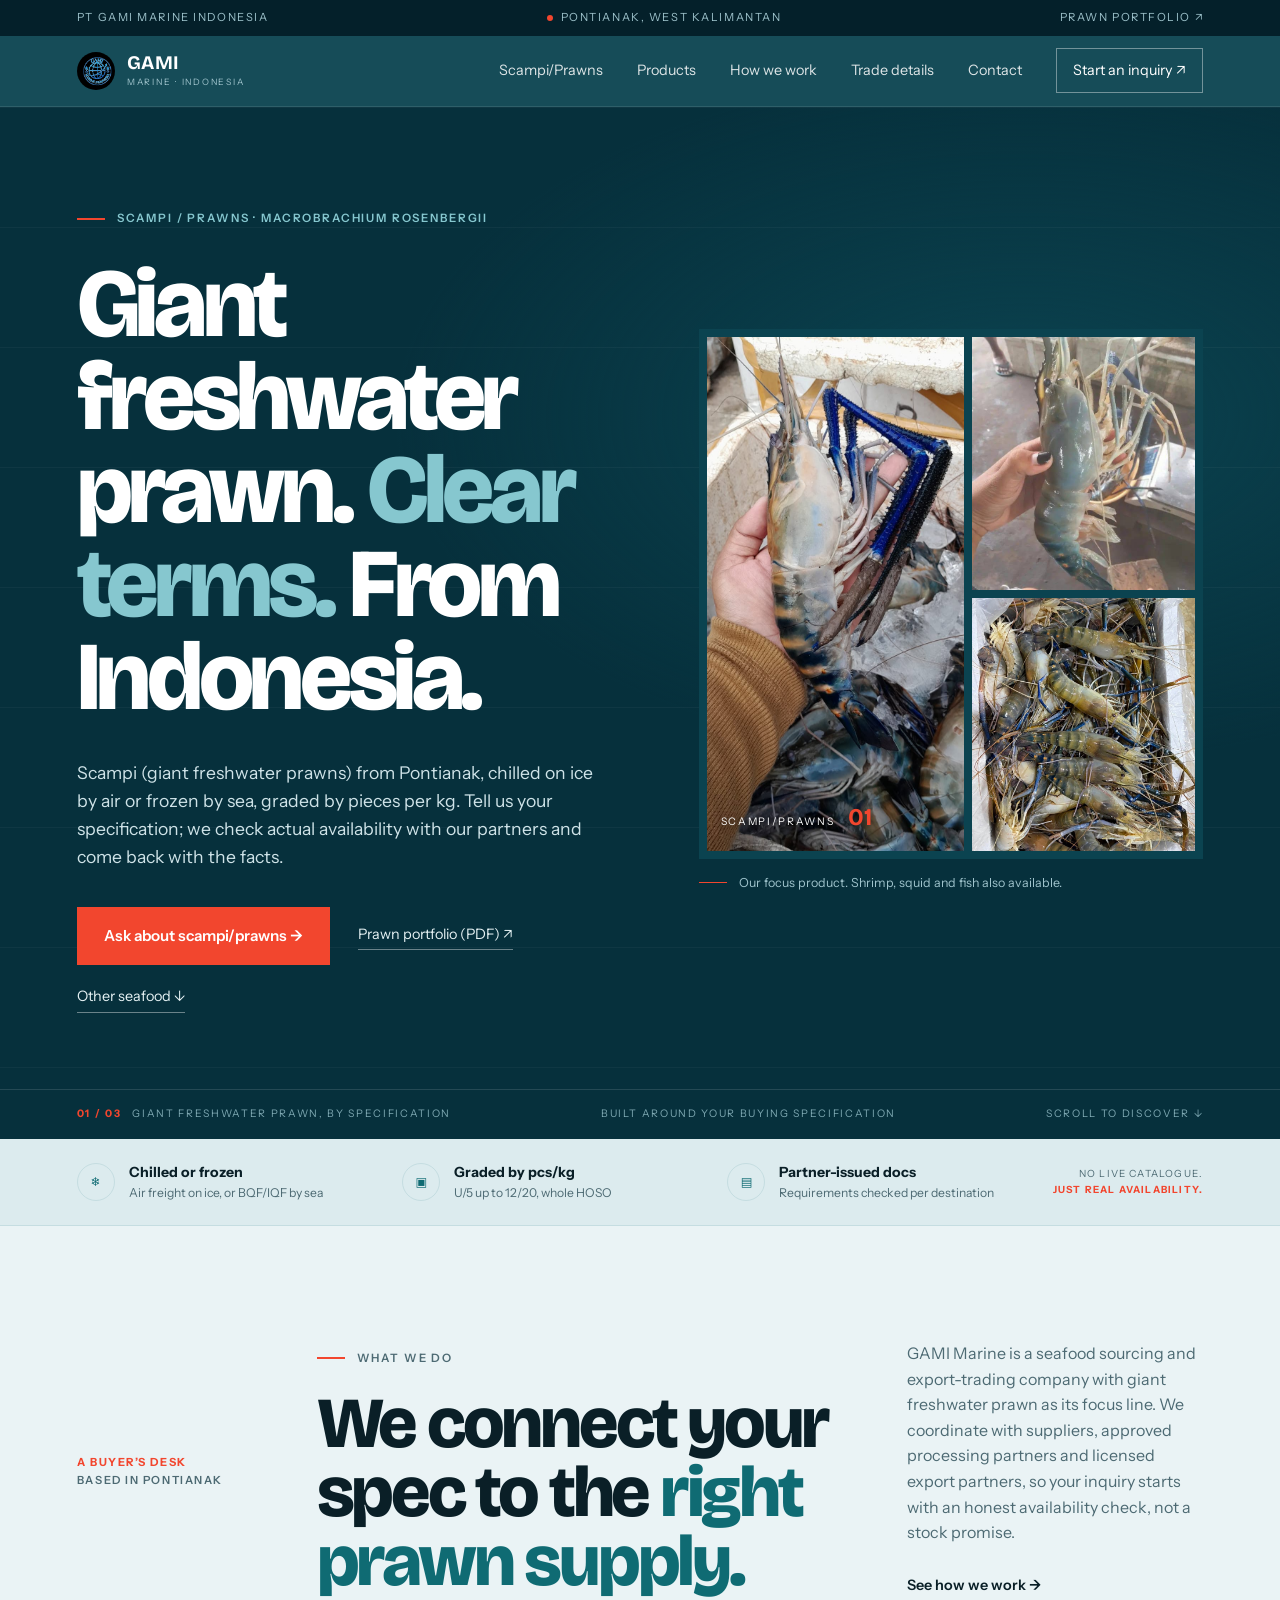
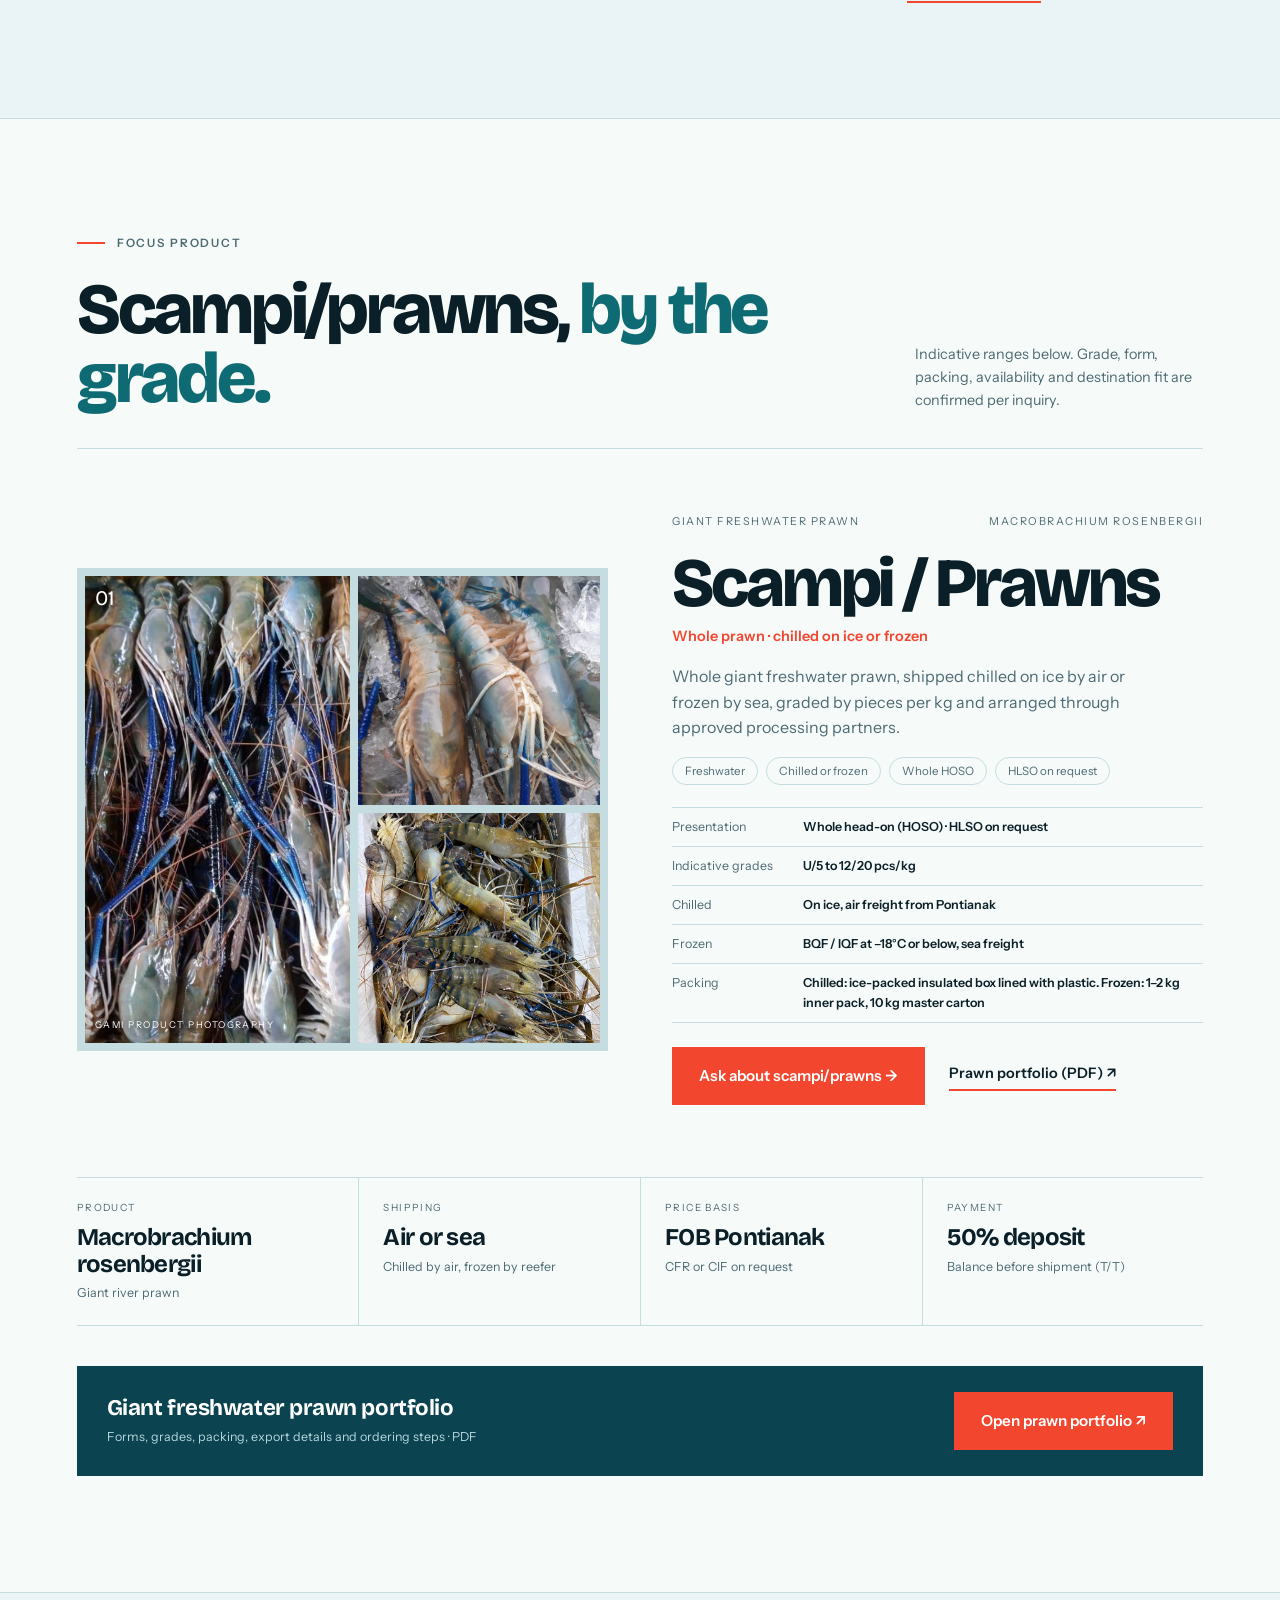
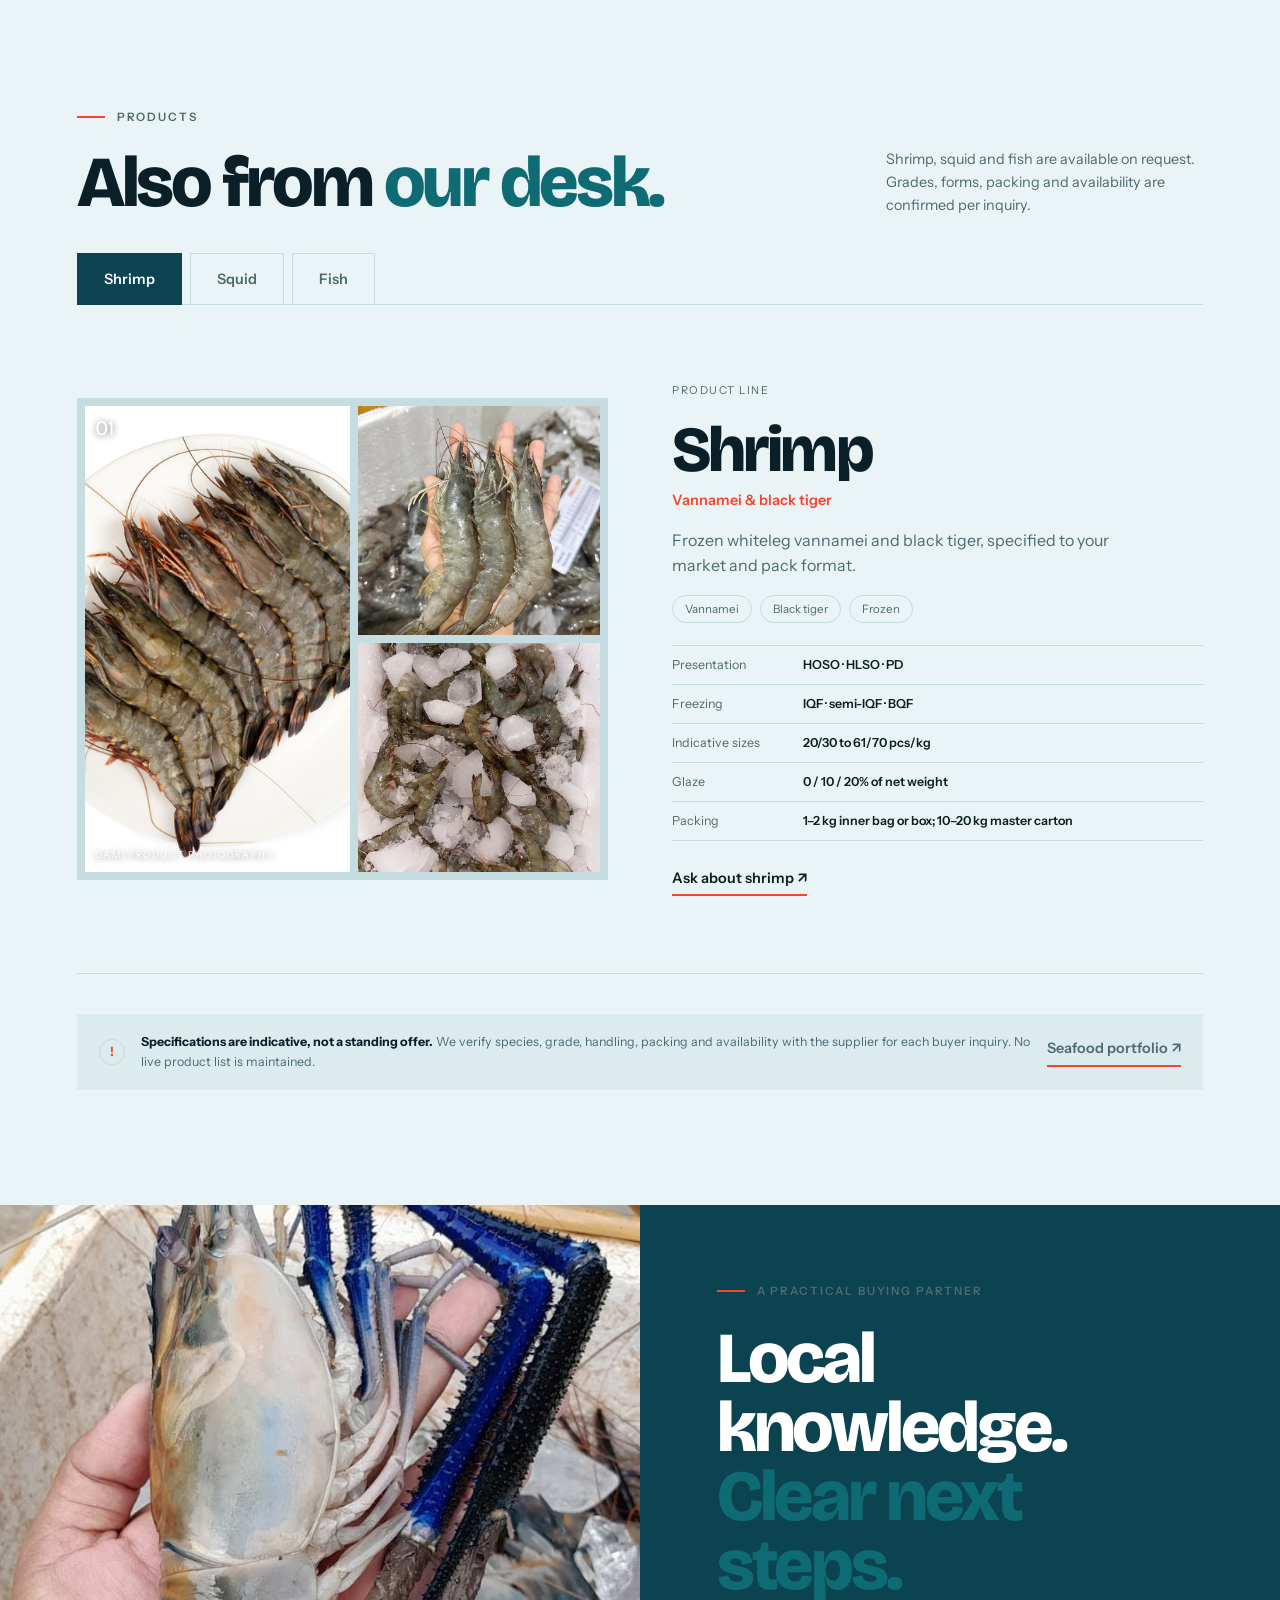
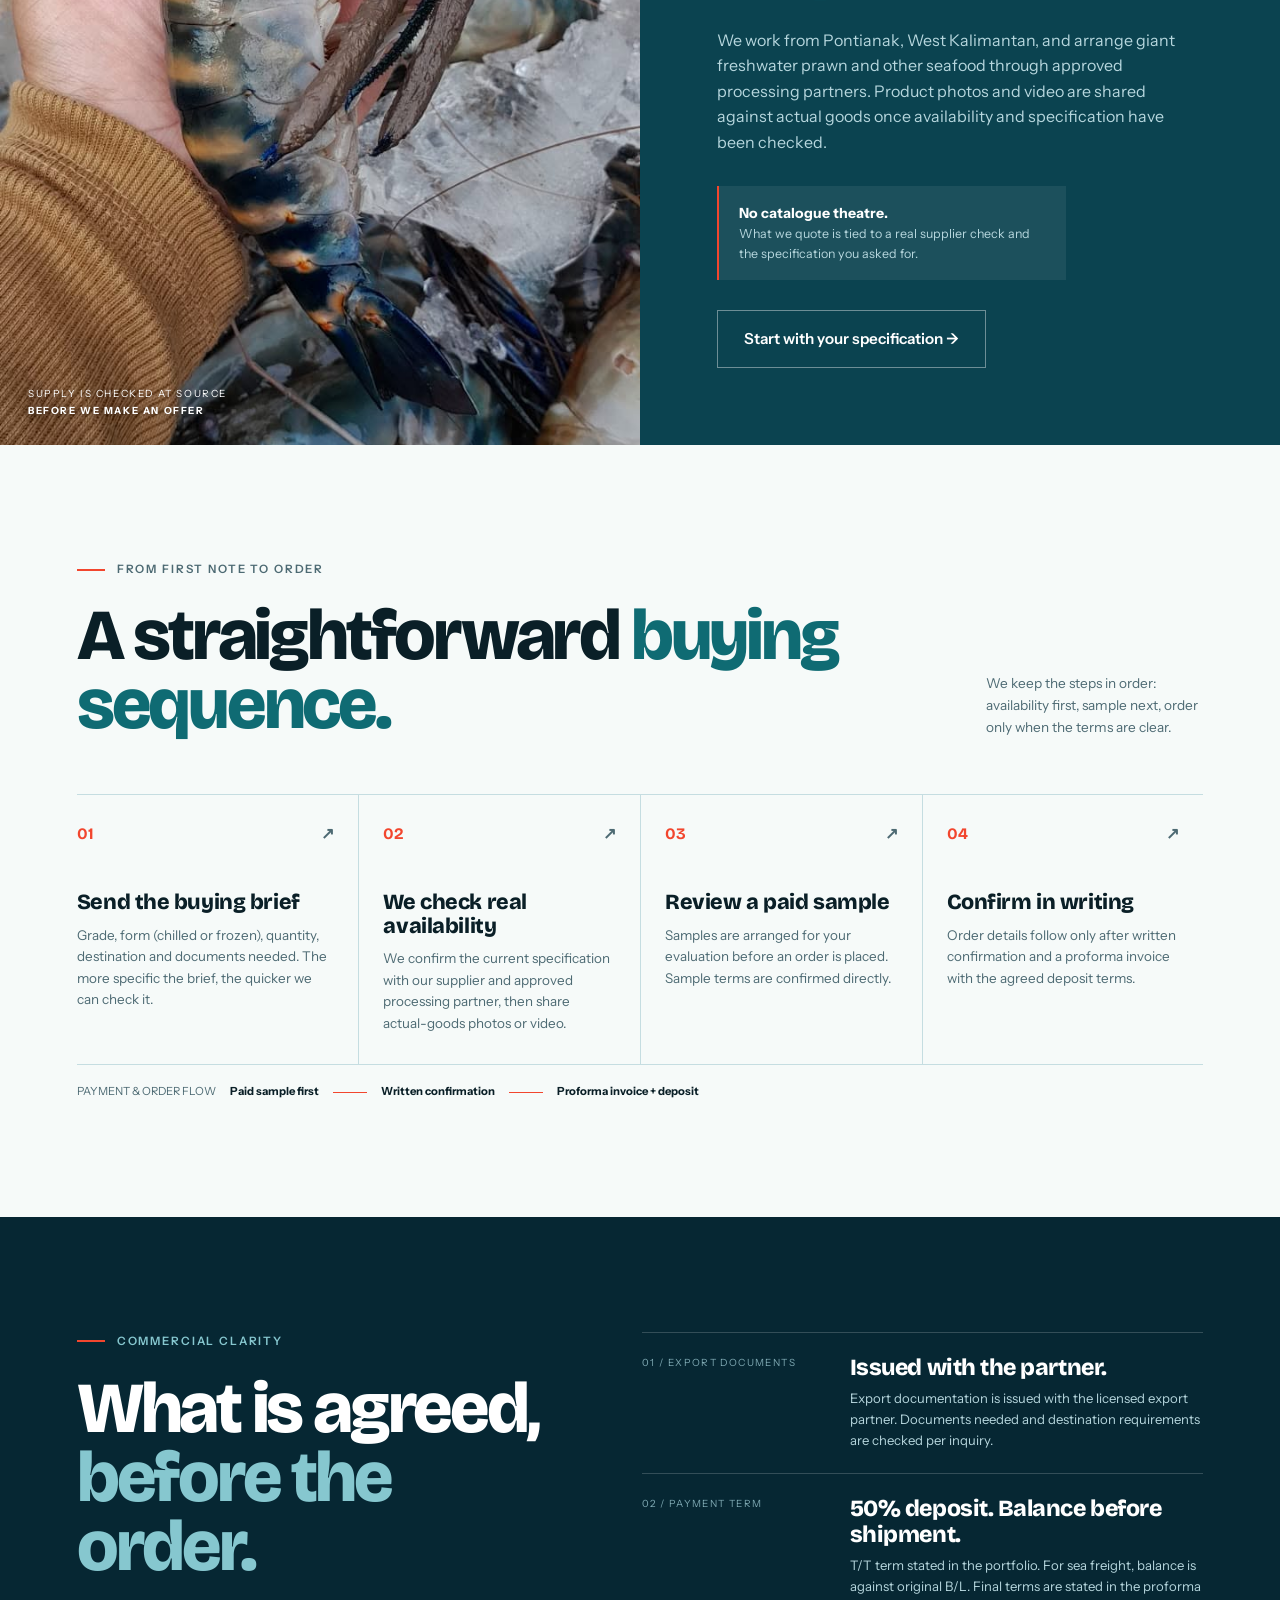
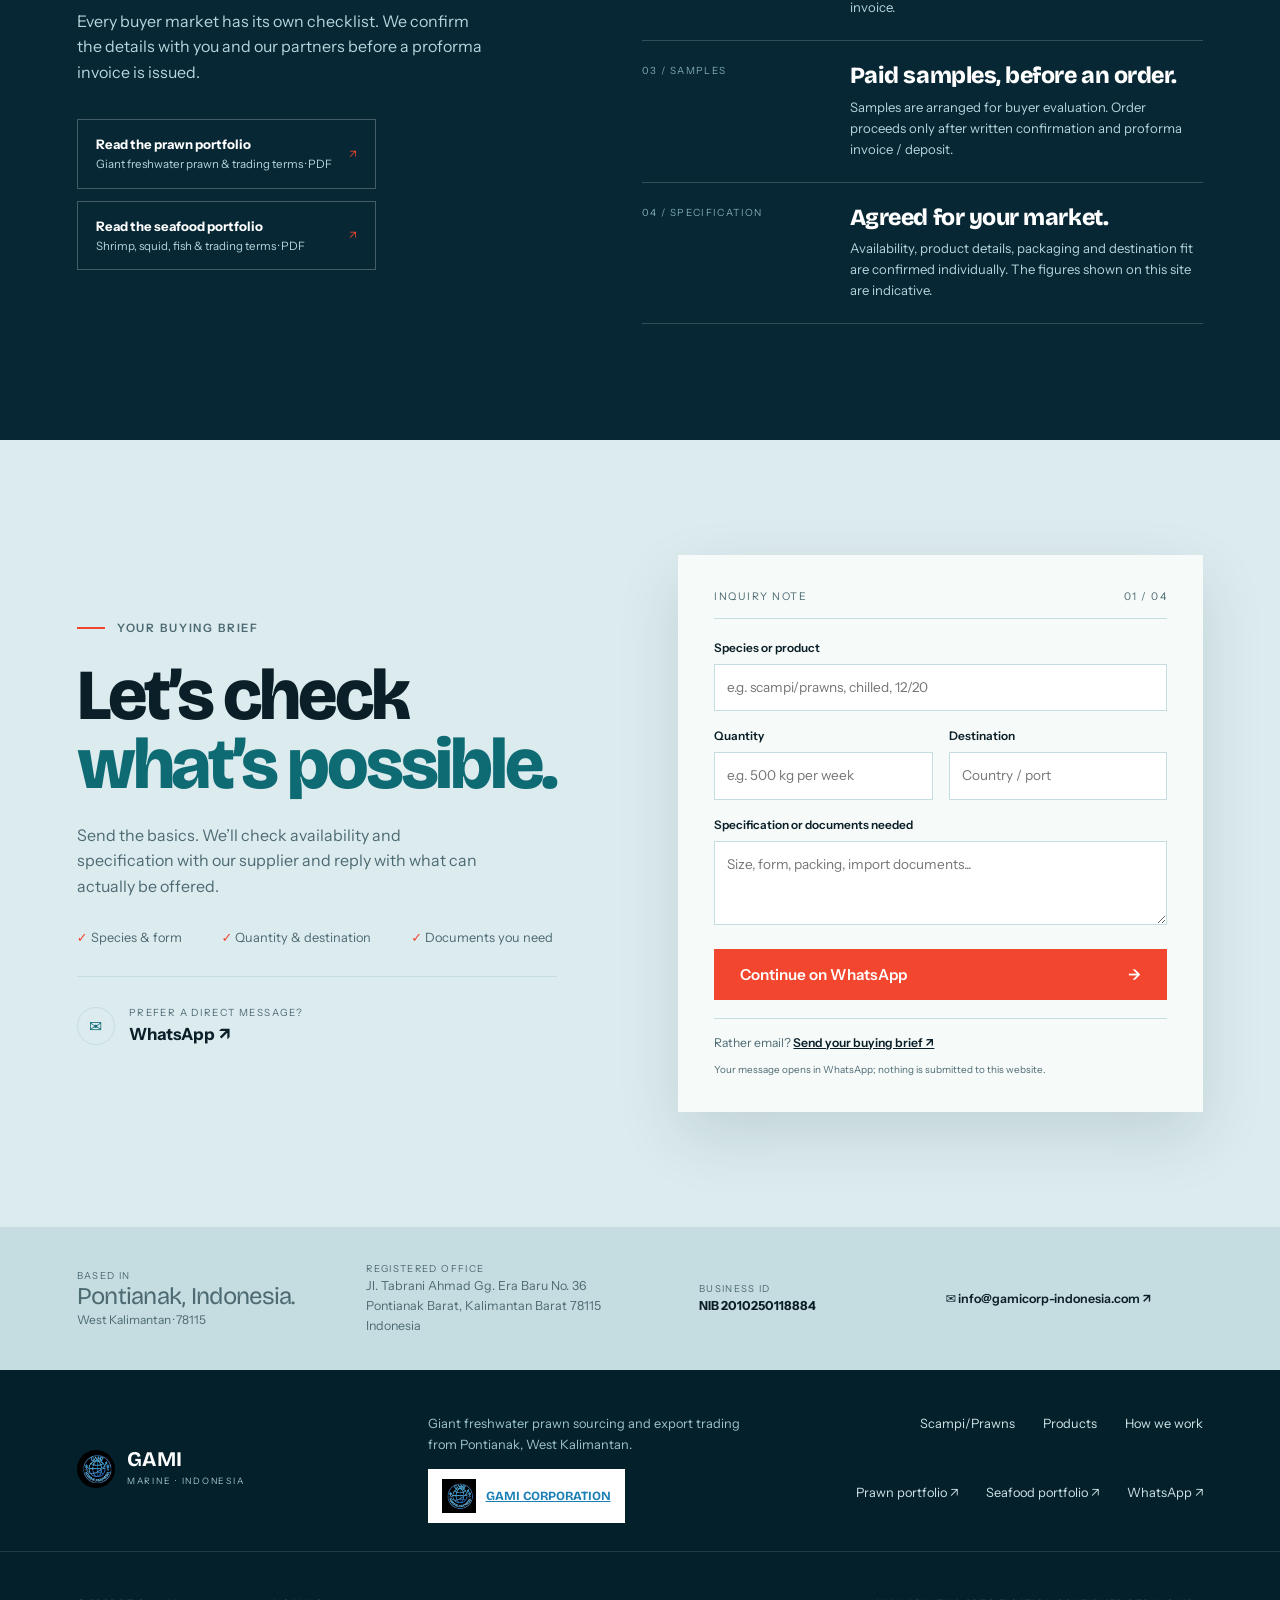
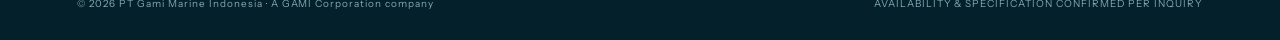
<file: index.html>
<!DOCTYPE html>
<html lang="en">
<head>
<script async src="https://www.googletagmanager.com/gtag/js?id=G-17GS7FD62M"></script>
<script>window.dataLayer=window.dataLayer||[];function gtag(){dataLayer.push(arguments)}gtag('js',new Date());gtag('config','G-17GS7FD62M');</script>
<meta charset="UTF-8" />
<meta name="viewport" content="width=device-width, initial-scale=1.0, viewport-fit=cover" />
<title>GAMI Marine | Scampi & Giant Freshwater Prawns Export from Indonesia</title>
<meta name="description" content="GAMI Marine arranges scampi (giant freshwater prawns), chilled or frozen, from Pontianak through approved partners. Shrimp, squid and fish also available. Buyer-led specs, paid samples, export details confirmed per inquiry." />
<meta name="robots" content="index, follow" />
<meta name="theme-color" content="#062a36" />
<link rel="canonical" href="https://marine.gamicorp-indonesia.com/" />
<meta property="og:site_name" content="GAMI Marine" />
<meta property="og:title" content="GAMI Marine | Scampi & Giant Freshwater Prawns Export from Indonesia" />
<meta property="og:description" content="Chilled or frozen giant freshwater prawn from Pontianak, arranged through approved partners. Buyer-led specifications, paid samples and export details confirmed per inquiry." />
<meta property="og:type" content="website" />
<meta property="og:url" content="https://marine.gamicorp-indonesia.com/" />
<meta property="og:image" content="https://marine.gamicorp-indonesia.com/images/products/Galah5.jpg" />
<meta name="twitter:card" content="summary_large_image" />
<link rel="icon" type="image/png" href="/images/gami-emblem.png" />
<link rel="apple-touch-icon" href="/images/gami-emblem.png" />
<link rel="preconnect" href="https://fonts.googleapis.com" /><link rel="preconnect" href="https://fonts.gstatic.com" crossorigin />
<link href="https://fonts.googleapis.com/css2?family=Bricolage+Grotesque:opsz,wght@12..96,500;12..96,700;12..96,800&family=Instrument+Sans:wght@400;500;600&display=swap" rel="stylesheet" />
<script type="application/ld+json">{"@context":"https://schema.org","@type":"Organization","name":"PT Gami Marine Indonesia","alternateName":"GAMI Marine","url":"https://marine.gamicorp-indonesia.com/","logo":"https://marine.gamicorp-indonesia.com/images/gami-emblem.png","email":"info@gamicorp-indonesia.com","telephone":"+62-812-4147-1095","address":{"@type":"PostalAddress","streetAddress":"Jl. Tabrani Ahmad Gg. Era Baru No. 36, Sungaijawi Dalam, Pontianak Barat","addressLocality":"Pontianak","addressRegion":"Kalimantan Barat","postalCode":"78115","addressCountry":"ID"},"sameAs":["https://www.linkedin.com/company/gami-corporation/"]}</script>
<style>
:root{--abyss:#062a36;--night:#04202a;--deep:#0b4350;--teal:#0f6b73;--aqua:#86c7cf;--ice:#eaf3f5;--mist:#dcebee;--frost:#c5dde1;--paper:#f6faf9;--signal:#f2462e;--ink:#0a1f27;--mute:#4d6a73;
--head:"Bricolage Grotesque","Arial Narrow",Arial,sans-serif;--body:"Instrument Sans",system-ui,-apple-system,"Segoe UI",sans-serif;--pad:clamp(20px,6vw,96px)}
*{box-sizing:border-box;margin:0}
html{scroll-behavior:smooth;scroll-padding-top:96px}
body{font-family:var(--body);color:var(--ink);background:var(--ice);line-height:1.6;font-size:16px;-webkit-font-smoothing:antialiased}
img{display:block;max-width:100%}a{color:inherit}
:focus-visible{outline:3px solid var(--signal);outline-offset:3px}
h1,h2,h3{font-family:var(--head);line-height:.96;letter-spacing:-.045em;font-weight:800}
.wrap{padding-inline:var(--pad);max-width:1440px;margin-inline:auto}
.eyebrow{display:flex;align-items:center;gap:12px;font-size:.72rem;font-weight:600;letter-spacing:.16em;text-transform:uppercase;color:var(--mute)}
.eyebrow::before{content:"";width:28px;height:2px;background:var(--signal)}
.dark .eyebrow,.hero .eyebrow{color:var(--aqua)}
.hl{color:var(--teal)}.dark .hl,.hero .hl{color:var(--aqua)}
.tlink{display:inline-flex;gap:8px;align-items:center;font-weight:600;font-size:.9rem;text-decoration:none;padding-bottom:4px;border-bottom:2px solid var(--signal)}
.btn{display:inline-flex;align-items:center;gap:12px;padding:16px 26px;font-weight:600;font-size:.95rem;text-decoration:none;border:1px solid transparent;transition:transform .15s,background .15s}
.btn:hover{transform:translateY(-2px)}.btn.sig{background:var(--signal);color:#fff}.btn.sig:hover{background:#ff5a42}
.btn.out{border-color:rgba(255,255,255,.4);color:#fff}.btn.out:hover{background:rgba(255,255,255,.08)}
.btn.dk{background:var(--deep);color:#fff}.btn.dk:hover{background:var(--teal)}

/* header */
.top{background:var(--night);color:#9fc3cc;font-size:.7rem;letter-spacing:.14em;text-transform:uppercase}
.top .wrap{display:flex;justify-content:space-between;gap:16px;padding-block:9px}
.top i{display:inline-block;width:6px;height:6px;border-radius:50%;background:var(--signal);margin-right:8px}
header{position:sticky;top:0;z-index:30;background:rgba(11,67,80,.95);backdrop-filter:blur(10px);color:#fff;border-bottom:1px solid rgba(255,255,255,.1)}
header .wrap{display:flex;align-items:center;justify-content:space-between;height:70px;gap:16px}
.brand{display:flex;align-items:center;gap:12px;text-decoration:none}
.brand img{width:38px;height:38px;border-radius:50%}
.brand b{display:block;font-family:var(--head);font-size:1.2rem;letter-spacing:.02em;line-height:1}
.brand small{display:block;font-size:.55rem;letter-spacing:.2em;color:#9fc3cc;margin-top:3px}
nav{display:flex;align-items:center;gap:34px;font-size:.9rem}
nav a{text-decoration:none;opacity:.85}nav a:hover{opacity:1}
nav a.cta{opacity:1;border:1px solid rgba(255,255,255,.4);padding:10px 16px}
.menu{display:none;background:none;border:1px solid rgba(255,255,255,.4);color:#fff;padding:8px 14px;font:inherit;font-size:.85rem}

/* hero */
.hero{background:linear-gradient(rgba(255,255,255,.035) 1px,transparent 1px) 0 0/100% 120px,radial-gradient(900px 500px at 80% 30%,#0b4350,transparent 70%),#06303c;color:#fff;padding-block:clamp(56px,8vw,110px) 0}
.hero .wrap{display:grid;grid-template-columns:1.05fr .95fr;gap:clamp(28px,5vw,80px);align-items:center}
.hero h1{font-size:clamp(3rem,7.6vw,6.4rem);margin:30px 0 34px}
.hero p.lead{max-width:30em;font-size:1.1rem;color:#cfe3e8}
.cta-row{display:flex;flex-wrap:wrap;gap:20px 28px;align-items:center;margin-top:36px}
.cta-row a.ghost{font-size:.9rem;text-decoration:none;color:#e6f2f4;border-bottom:1px solid rgba(255,255,255,.4);padding-bottom:3px}
.cta-row a.ghost:hover{border-color:var(--signal)}
.collage{position:relative;padding:8px;background:#0b4350;display:grid;grid-template-columns:1.15fr 1fr;grid-template-rows:1fr 1fr;gap:8px;aspect-ratio:1/1.05}
.collage img,.pgal img{width:100%;height:100%;object-fit:cover}
.collage .a{grid-row:span 2;position:relative;overflow:hidden}
.collage .a span{position:absolute;left:14px;bottom:14px;font-size:.65rem;letter-spacing:.16em;color:#fff;text-shadow:0 1px 6px rgba(0,0,0,.6)}
.collage .a span b{font-family:var(--head);font-size:1.5rem;color:var(--signal);margin-left:10px;letter-spacing:0}
.collage .b,.collage .c{overflow:hidden}
.note{margin-top:14px;font-size:.78rem;color:#9fc3cc;display:flex;align-items:center;gap:12px}.note::before{content:"";width:28px;height:1px;background:var(--signal)}
.hero-foot{margin-top:clamp(40px,6vw,80px);border-top:1px solid rgba(255,255,255,.12)}
.hero-foot .wrap{display:flex;justify-content:space-between;padding-block:16px;font-size:.65rem;letter-spacing:.16em;color:#7fa9b3;text-transform:uppercase}
.strip{background:var(--mist);border-bottom:1px solid var(--frost)}
.strip .wrap{display:grid;grid-template-columns:repeat(3,1fr) auto;gap:24px;padding-block:22px;align-items:center}
.strip div.it{display:flex;gap:14px;align-items:center;font-size:.76rem;color:var(--mute)}
.strip .ic{flex:none;width:38px;height:38px;border:1px solid var(--frost);border-radius:50%;display:grid;place-items:center;color:var(--teal)}
.strip b{display:block;color:var(--ink);font-size:.88rem}
.strip .no{text-align:right;font-size:.62rem;letter-spacing:.12em;text-transform:uppercase;color:var(--mute)}.strip .no b{color:var(--signal);font-size:.62rem}

/* sections */
section{padding-block:clamp(64px,9vw,130px)}
.what .wrap{display:grid;grid-template-columns:.7fr 2fr 1.1fr;gap:clamp(20px,4vw,56px);align-items:center}
.what .side{font-size:.7rem;letter-spacing:.14em;font-weight:600;text-transform:uppercase;color:var(--mute)}.what .side b{color:var(--signal);display:block}
.what h2{font-size:clamp(2.6rem,5.6vw,5rem);margin-top:22px}
.what p{color:var(--mute);margin-bottom:26px}
.lines-head{display:flex;justify-content:space-between;align-items:flex-end;gap:32px;padding-bottom:36px;border-bottom:1px solid var(--frost)}
.lines-head h2{font-size:clamp(2.6rem,5.6vw,5rem);margin-top:22px}
.lines-head p{max-width:20em;color:var(--mute);font-size:.9rem}
.pl{display:grid;grid-template-columns:1fr 1fr;gap:clamp(28px,5vw,96px);align-items:center;padding-block:clamp(40px,6vw,80px);border-bottom:1px solid var(--frost)}
.pl.rev .pgal{order:2}
.pgal{position:relative;padding:8px;background:var(--frost);display:grid;gap:8px;aspect-ratio:1.1/1}
.pgal.g3{grid-template-columns:1.1fr 1fr;grid-template-rows:1fr 1fr}.pgal.g3 .f{grid-row:span 2}
.pgal.g2{grid-template-columns:1.2fr 1fr}
.pgal figure{overflow:hidden;position:relative}
.pgal .f::after{content:"GAMI PRODUCT PHOTOGRAPHY";position:absolute;left:10px;bottom:10px;font-size:.58rem;letter-spacing:.16em;color:#fff;text-shadow:0 1px 6px rgba(0,0,0,.6)}
.pgal .n{position:absolute;left:18px;top:14px;font-family:var(--head);font-size:1.3rem;color:#fff;z-index:2;text-shadow:0 1px 6px rgba(0,0,0,.6)}
.pi .k{display:flex;justify-content:space-between;font-size:.68rem;letter-spacing:.14em;text-transform:uppercase;color:var(--mute)}
.pi h3{font-size:clamp(2.6rem,5vw,4.2rem);margin:20px 0 8px}
.pi .sub{color:var(--signal);font-weight:600;font-size:.9rem}
.pi p.d{color:var(--mute);margin:16px 0;max-width:30em}
.chips{display:flex;flex-wrap:wrap;gap:8px;list-style:none;padding:0;margin-bottom:22px}
.chips li{border:1px solid var(--frost);border-radius:999px;padding:4px 12px;font-size:.72rem;color:var(--mute)}
.pi dl{border-top:1px solid var(--frost);margin-bottom:24px}
.pi dl div{display:grid;grid-template-columns:9.5em 1fr;gap:12px;padding:9px 0;border-bottom:1px solid var(--frost);font-size:.78rem}
.pi dt{color:var(--mute)}.pi dd{font-weight:600}
.disc{display:flex;gap:16px;align-items:center;justify-content:space-between;background:var(--mist);padding:18px 22px;margin-top:40px;font-size:.78rem;color:var(--mute)}
.disc b{color:var(--ink)}.disc .ex{flex:none;width:26px;height:26px;border:1px solid var(--frost);border-radius:50%;display:grid;place-items:center;color:var(--signal);font-weight:700}

/* featured prawn */
.feat{background:var(--paper);border-block:1px solid var(--frost)}
.feat .pl{border-bottom:0;padding-block:clamp(36px,5vw,64px) 0}
.feat .pi h3{font-size:clamp(2.8rem,5.4vw,4.8rem)}
.feat .acts{display:flex;flex-wrap:wrap;gap:16px 24px;align-items:center}
.grades{display:grid;grid-template-columns:repeat(4,1fr);margin-top:clamp(40px,6vw,72px);border-top:1px solid var(--frost);border-bottom:1px solid var(--frost)}
.grades div{padding:22px 24px;border-left:1px solid var(--frost)}.grades div:first-child{border-left:0;padding-left:0}
.grades small{display:block;font-size:.62rem;letter-spacing:.14em;text-transform:uppercase;color:var(--mute)}
.grades b{display:block;font-family:var(--head);font-size:1.5rem;letter-spacing:-.03em;line-height:1.1;margin-top:8px}
.grades span{display:block;font-size:.78rem;color:var(--mute);margin-top:6px}
.pfband{display:flex;gap:20px;align-items:center;justify-content:space-between;flex-wrap:wrap;background:var(--deep);color:#fff;padding:26px 30px;margin-top:40px}
.pfband b{display:block;font-family:var(--head);font-size:1.4rem;letter-spacing:-.02em;line-height:1.1}
.pfband span.s{display:block;font-size:.78rem;color:#b6d6dd;margin-top:6px}

/* product tabs */
.prod .head{display:flex;justify-content:space-between;align-items:flex-end;gap:32px}
.prod h2{font-size:clamp(2.6rem,5.6vw,5rem);margin-top:22px}
.prod .head p{max-width:22em;color:var(--mute);font-size:.9rem}
.tabs{display:flex;flex-wrap:wrap;gap:8px;margin-top:36px;border-bottom:1px solid var(--frost)}
.tabs button{font:inherit;font-weight:600;font-size:.9rem;padding:14px 26px;background:transparent;color:var(--mute);border:1px solid var(--frost);border-bottom:0;cursor:pointer;margin-bottom:-1px}
.tabs button:hover{color:var(--ink)}
.tabs button[aria-selected="true"]{background:var(--deep);color:#fff;border-color:var(--deep)}
.panel[hidden]{display:none}

.partner{display:grid;grid-template-columns:1fr 1fr;background:var(--deep);color:#fff;padding:0}
.partner .ph{position:relative;min-height:520px}.partner .ph img{position:absolute;inset:0;width:100%;height:100%;object-fit:cover}
.partner .ph span{position:absolute;left:28px;bottom:26px;font-size:.62rem;letter-spacing:.16em;line-height:1.7;text-shadow:0 1px 6px rgba(0,0,0,.6)}
.partner .tx{padding:clamp(40px,6vw,96px)}
.partner h2{font-size:clamp(2.8rem,5.6vw,5rem);margin:24px 0 28px}
.partner p{color:#b6d6dd;max-width:30em}
.partner .box{margin:30px 0;padding:16px 20px;background:rgba(255,255,255,.07);border-left:2px solid var(--signal);max-width:28em;font-size:.78rem;color:#b6d6dd}.partner .box b{display:block;color:#fff;font-size:.88rem}

.seq{background:var(--paper)}
.seq .head{display:flex;justify-content:space-between;align-items:flex-end;gap:32px}
.seq h2{font-size:clamp(2.6rem,5.6vw,5rem);margin-top:22px}
.seq .head p{max-width:16em;font-size:.85rem;color:var(--mute)}
.steps{display:grid;grid-template-columns:repeat(4,1fr);margin-top:56px;border-top:1px solid var(--frost);border-bottom:1px solid var(--frost);list-style:none;padding:0}
.steps li{padding:26px 24px 30px;border-left:1px solid var(--frost)}.steps li:first-child{border-left:0;padding-left:0}
.steps .no{display:flex;justify-content:space-between;color:var(--signal);font-family:var(--head);font-weight:700}.steps .no i{color:var(--mute);font-style:normal}
.steps h3{font-size:1.35rem;letter-spacing:-.02em;margin:44px 0 10px;line-height:1.1}
.steps p{font-size:.84rem;color:var(--mute)}
.flow{display:flex;flex-wrap:wrap;gap:14px;align-items:center;margin-top:18px;font-size:.7rem;color:var(--mute)}.flow b{color:var(--ink)}.flow i{width:34px;height:1px;background:var(--signal)}

.dark{background:#062733;color:#fff}
.dark .wrap{display:grid;grid-template-columns:1fr 1.15fr;gap:clamp(28px,6vw,100px)}
.dark h2{font-size:clamp(2.8rem,5.6vw,5rem);margin:24px 0 28px}
.dark p.l{color:#b6d6dd;max-width:26em}
.pdf{display:flex;align-items:center;gap:16px;justify-content:space-between;margin-top:34px;padding:14px 18px;border:1px solid rgba(255,255,255,.25);text-decoration:none;max-width:26em;font-size:.72rem;color:#b6d6dd}.pdf b{display:block;color:#fff;font-size:.82rem}
.pdf+.pdf{margin-top:12px}
.terms>div{display:grid;grid-template-columns:12em 1fr;gap:16px;padding:22px 0;border-top:1px solid rgba(255,255,255,.18)}.terms>div:last-child{border-bottom:1px solid rgba(255,255,255,.18)}
.terms small{font-size:.62rem;letter-spacing:.14em;text-transform:uppercase;color:#7fa9b3}
.terms h3{font-size:1.45rem;letter-spacing:-.02em;line-height:1.1;margin-bottom:8px}.terms p{font-size:.82rem;color:#b6d6dd}

.inq{background:var(--mist)}
.inq .wrap{display:grid;grid-template-columns:1fr 1fr;gap:clamp(28px,6vw,100px);align-items:center}
.inq h2{font-size:clamp(2.8rem,5.6vw,5rem);margin:24px 0 24px}
.inq p.l{color:var(--mute);max-width:26em}
.ticks{display:flex;flex-wrap:wrap;gap:8px 40px;list-style:none;padding:0;margin:28px 0;font-size:.8rem;color:var(--mute)}.ticks li::before{content:"✓ ";color:var(--signal)}
.dm{display:flex;gap:14px;align-items:center;padding-top:28px;border-top:1px solid var(--frost);max-width:30em;text-decoration:none}
.dm small{display:block;font-size:.62rem;letter-spacing:.14em;text-transform:uppercase;color:var(--mute)}.dm b{font-size:1.05rem}
.card{background:var(--paper);padding:34px 36px;box-shadow:0 24px 60px rgba(6,42,54,.12)}
.card .h{display:flex;justify-content:space-between;font-size:.66rem;letter-spacing:.14em;text-transform:uppercase;color:var(--mute);padding-bottom:12px;border-bottom:1px solid var(--frost);margin-bottom:20px}
.card label{display:block;font-size:.74rem;font-weight:600;margin-bottom:6px}
.card input,.card textarea{width:100%;border:1px solid var(--frost);background:#fff;padding:12px;font:inherit;font-size:.85rem;color:var(--ink);margin-bottom:16px;border-radius:0}
.card textarea{min-height:84px;resize:vertical}
.card .two{display:grid;grid-template-columns:1fr 1fr;gap:16px}
.card .btn{width:100%;justify-content:space-between;border:0;cursor:pointer;font-family:inherit}
.card .alt{margin-top:18px;padding-top:14px;border-top:1px solid var(--frost);font-size:.76rem;color:var(--mute)}.card .alt a{font-weight:600;color:var(--ink)}
.card .fine{font-size:.62rem;color:var(--mute);margin-top:10px}

.info{background:var(--frost)}
.info .wrap{display:grid;grid-template-columns:1.2fr 1.4fr 1fr 1.2fr;gap:32px;padding-block:34px;align-items:center;font-size:.78rem;color:var(--mute)}
.info small{display:block;font-size:.6rem;letter-spacing:.14em;text-transform:uppercase}.info b{color:var(--ink)}.info .big{font-family:var(--head);font-size:1.5rem;letter-spacing:-.03em;line-height:1.1}
footer{background:var(--night);color:#9fc3cc;font-size:.8rem}
footer .wrap{display:grid;grid-template-columns:1.2fr 1.4fr 1.4fr;gap:32px;padding-block:44px 28px}
footer .brand b{font-size:1.3rem;color:#fff}.footnav{display:flex;gap:28px;justify-content:flex-end;align-items:flex-start;flex-wrap:wrap}.footnav a{text-decoration:none;color:#cfe3e8}
.corp{display:inline-flex;align-items:center;gap:10px;background:#fff;color:#1b7fb5;padding:10px 14px;margin-top:14px;font-family:var(--head);font-weight:700;font-size:.78rem}.corp img{width:34px;height:34px}
.legal{display:flex;justify-content:space-between;gap:16px;padding-block:18px 24px;border-top:1px solid rgba(255,255,255,.12);font-size:.62rem;letter-spacing:.1em;color:#7fa9b3}
.rv{opacity:0;transform:translateY(18px);transition:opacity .7s,transform .7s}.rv.in{opacity:1;transform:none}

@media (max-width:980px){
 nav{position:absolute;left:0;right:0;top:70px;flex-direction:column;align-items:flex-start;gap:0;background:#0b4350;display:none;padding:12px var(--pad) 20px}nav.open{display:flex}nav a{padding:12px 0;width:100%}.menu{display:block}
 .hero .wrap,.what .wrap,.pl,.partner,.dark .wrap,.inq .wrap,.footer .wrap,footer .wrap,.info .wrap{grid-template-columns:1fr}
 .pl.rev .pgal{order:0}.strip .wrap{grid-template-columns:1fr}.strip .no{text-align:left}
 .steps{grid-template-columns:1fr 1fr}.steps li{padding-left:0;border-left:0}
 .grades{grid-template-columns:1fr 1fr}.grades div{padding-left:0;border-left:0;border-top:1px solid var(--frost)}.grades div:nth-child(-n+2){border-top:0}
 .lines-head,.seq .head,.prod .head{flex-direction:column;align-items:flex-start}.footnav{justify-content:flex-start}.top span:nth-child(3){display:none}
 .terms>div{grid-template-columns:1fr}
}
@media (max-width:560px){.steps{grid-template-columns:1fr}.grades{grid-template-columns:1fr}.grades div:nth-child(2){border-top:1px solid var(--frost)}.card{padding:24px 20px}.card .two{grid-template-columns:1fr}.top span:nth-child(2){display:none}.tabs button{flex:1;padding-inline:12px}}
@media (prefers-reduced-motion:reduce){*{transition-duration:.01s!important;scroll-behavior:auto!important}.rv{opacity:1;transform:none}}
</style>
</head>
<body>
<div class="top"><div class="wrap"><span>PT Gami Marine Indonesia</span><span><i></i>Pontianak, West Kalimantan</span><a href="/portfolios/Jumbo_Fresh_Water_Prawns%20Gami.pdf" target="_blank" rel="noopener" style="text-decoration:none">Prawn portfolio ↗</a></div></div>
<header><div class="wrap">
 <a class="brand" href="#top"><img src="/images/gami-emblem.png" alt="" /><span><b>GAMI</b><small>MARINE · INDONESIA</small></span></a>
 <button class="menu" id="menu" aria-expanded="false" aria-controls="nav">Menu</button>
 <nav id="nav" aria-label="Main"><a href="#supply">Scampi/Prawns</a><a href="#products">Products</a><a href="#how">How we work</a><a href="#trade">Trade details</a><a href="#inquiry">Contact</a><a class="cta" href="#inquiry">Start an inquiry ↗</a></nav>
</div></header>

<main id="top">
<div class="hero"><div class="wrap">
 <div>
  <div class="eyebrow">Scampi / Prawns · Macrobrachium rosenbergii</div>
  <h1>Giant freshwater prawn. <span class="hl">Clear terms.</span> From Indonesia.</h1>
  <p class="lead">Scampi (giant freshwater prawns) from Pontianak, chilled on ice by air or frozen by sea, graded by pieces per kg. Tell us your specification; we check actual availability with our partners and come back with the facts.</p>
  <div class="cta-row"><a class="btn sig" href="#inquiry" data-ask="Freshwater prawn (scampi)">Ask about scampi/prawns →</a><a class="ghost" href="/portfolios/Jumbo_Fresh_Water_Prawns%20Gami.pdf" target="_blank" rel="noopener">Prawn portfolio (PDF) ↗</a><a class="ghost" href="#products">Other seafood ↓</a></div>
 </div>
 <div>
  <div class="collage">
   <figure class="a"><img src="/images/products/Galah5.jpg" alt="Giant freshwater prawns (scampi) on ice" /><span>SCAMPI/PRAWNS <b>01</b></span></figure>
   <figure class="b"><img src="/images/products/Galah6.jpg" alt="Scampi prawns packed in an insulated box" /></figure>
   <figure class="c"><img src="/images/products/Galah4.jpg" alt="Scampi prawns in a crate, blue claws visible" /></figure>
  </div>
  <div class="note">Our focus product. Shrimp, squid and fish also available.</div>
 </div>
</div>
<div class="hero-foot"><div class="wrap"><span><b style="color:var(--signal)">01 / 03</b> &nbsp; Giant freshwater prawn, by specification</span><span>Built around your buying specification</span><span>Scroll to discover ↓</span></div></div>
</div>

<div class="strip"><div class="wrap">
 <div class="it"><span class="ic">❄</span><span><b>Chilled or frozen</b>Air freight on ice, or BQF/IQF by sea</span></div>
 <div class="it"><span class="ic">▣</span><span><b>Graded by pcs/kg</b>U/5 up to 12/20, whole HOSO</span></div>
 <div class="it"><span class="ic">▤</span><span><b>Partner-issued docs</b>Requirements checked per destination</span></div>
 <div class="no">No live catalogue.<br /><b>Just real availability.</b></div>
</div></div>

<section class="what rv"><div class="wrap">
 <div class="side"><b>A buyer’s desk</b>Based in Pontianak</div>
 <div><div class="eyebrow">What we do</div><h2>We connect your spec to the <span class="hl">right prawn supply.</span></h2></div>
 <div><p>GAMI Marine is a seafood sourcing and export-trading company with giant freshwater prawn as its focus line. We coordinate with suppliers, approved processing partners and licensed export partners, so your inquiry starts with an honest availability check, not a stock promise.</p><a class="tlink" href="#how">See how we work →</a></div>
</div></section>

<section id="supply" class="feat"><div class="wrap">
 <div class="lines-head rv"><div><div class="eyebrow">Focus product</div><h2>Scampi/prawns, <span class="hl">by the grade.</span></h2></div><p>Indicative ranges below. Grade, form, packing, availability and destination fit are confirmed per inquiry.</p></div>

 <article class="pl rv">
  <div class="pgal g3"><span class="n">01</span><figure class="f"><img src="/images/products/Galah7.jpg" alt="Large scampi prawn held by hand" loading="lazy" /></figure><figure><img src="/images/products/Galah8.jpg" alt="Scampi prawns checked by hand" loading="lazy" /></figure><figure><img src="/images/products/Galah4.jpg" alt="Scampi prawns in a crate" loading="lazy" /></figure></div>
  <div class="pi"><div class="k"><span>Giant freshwater prawn</span><span>Macrobrachium rosenbergii</span></div><h3>Scampi / Prawns</h3><div class="sub">Whole prawn · chilled on ice or frozen</div>
   <p class="d">Whole giant freshwater prawn, shipped chilled on ice by air or frozen by sea, graded by pieces per kg and arranged through approved processing partners.</p>
   <ul class="chips"><li>Freshwater</li><li>Chilled or frozen</li><li>Whole HOSO</li><li>HLSO on request</li></ul>
   <dl><div><dt>Presentation</dt><dd>Whole head-on (HOSO) · HLSO on request</dd></div><div><dt>Indicative grades</dt><dd>U/5 to 12/20 pcs/kg</dd></div><div><dt>Chilled</dt><dd>On ice, air freight from Pontianak</dd></div><div><dt>Frozen</dt><dd>BQF / IQF at –18°C or below, sea freight</dd></div><div><dt>Packing</dt><dd>Chilled: ice-packed insulated box lined with plastic. Frozen: 1–2 kg inner pack, 10 kg master carton</dd></div></dl>
   <div class="acts"><a class="btn sig" href="#inquiry" data-ask="Freshwater prawn (scampi)">Ask about scampi/prawns →</a><a class="tlink" href="/portfolios/Jumbo_Fresh_Water_Prawns%20Gami.pdf" target="_blank" rel="noopener">Prawn portfolio (PDF) ↗</a></div></div>
 </article>

 <div class="grades rv">
  <div><small>Product</small><b>Macrobrachium rosenbergii</b><span>Giant river prawn</span></div>
  <div><small>Shipping</small><b>Air or sea</b><span>Chilled by air, frozen by reefer</span></div>
  <div><small>Price basis</small><b>FOB Pontianak</b><span>CFR or CIF on request</span></div>
  <div><small>Payment</small><b>50% deposit</b><span>Balance before shipment (T/T)</span></div>
 </div>

 <div class="pfband rv"><div><b>Giant freshwater prawn portfolio</b><span class="s">Forms, grades, packing, export details and ordering steps · PDF</span></div><a class="btn sig" href="/portfolios/Jumbo_Fresh_Water_Prawns%20Gami.pdf" target="_blank" rel="noopener">Open prawn portfolio ↗</a></div>
</div></section>

<section id="products" class="prod"><div class="wrap">
 <div class="head rv"><div><div class="eyebrow">Products</div><h2>Also from <span class="hl">our desk.</span></h2></div><p>Shrimp, squid and fish are available on request. Grades, forms, packing and availability are confirmed per inquiry.</p></div>

 <div class="tabs" role="tablist" aria-label="Other seafood">
  <button type="button" role="tab" id="t-shrimp" aria-selected="true" aria-controls="tab-shrimp">Shrimp</button>
  <button type="button" role="tab" id="t-squid" aria-selected="false" aria-controls="tab-squid" tabindex="-1">Squid</button>
  <button type="button" role="tab" id="t-fish" aria-selected="false" aria-controls="tab-fish" tabindex="-1">Fish</button>
 </div>

 <div class="panel" role="tabpanel" id="tab-shrimp" aria-labelledby="t-shrimp">
 <article class="pl">
  <div class="pgal g3"><span class="n">01</span><figure class="f"><img src="/images/products/marine-p06-03-72fd37b85d.png" alt="Vannamei shrimp ready for export" loading="lazy" /></figure><figure><img src="/images/products/udang2.jpg" alt="Fresh shrimp checked by hand" loading="lazy" /></figure><figure><img src="/images/products/udang3.jpg" alt="Shrimp on ice in a box" loading="lazy" /></figure></div>
  <div class="pi"><div class="k"><span>Product line</span></div><h3>Shrimp</h3><div class="sub">Vannamei &amp; black tiger</div>
   <p class="d">Frozen whiteleg vannamei and black tiger, specified to your market and pack format.</p>
   <ul class="chips"><li>Vannamei</li><li>Black tiger</li><li>Frozen</li></ul>
   <dl><div><dt>Presentation</dt><dd>HOSO · HLSO · PD</dd></div><div><dt>Freezing</dt><dd>IQF · semi-IQF · BQF</dd></div><div><dt>Indicative sizes</dt><dd>20/30 to 61/70 pcs/kg</dd></div><div><dt>Glaze</dt><dd>0 / 10 / 20% of net weight</dd></div><div><dt>Packing</dt><dd>1–2 kg inner bag or box; 10–20 kg master carton</dd></div></dl>
   <a class="tlink" href="#inquiry" data-ask="Shrimp">Ask about shrimp ↗</a></div>
 </article>
 </div>

 <div class="panel" role="tabpanel" id="tab-squid" aria-labelledby="t-squid" hidden>
 <article class="pl">
  <div class="pgal g2"><span class="n">02</span><figure class="f"><img src="/images/products/sotong.jpg" alt="Whole frozen squid" loading="lazy" /></figure><figure><img src="/images/products/sotong2.jpg" alt="Vacuum-packed cleaned squid" loading="lazy" /></figure></div>
  <div class="pi"><div class="k"><span>Product line</span></div><h3>Squid</h3><div class="sub">Loligo spp. · wild-caught</div>
   <p class="d">Wild-caught from FAO 71. Whole round as standard; cleaned or sliced on request.</p>
   <ul class="chips"><li>Loligo spp.</li><li>FAO 71</li><li>BQF / IQF</li></ul>
   <dl><div><dt>Presentation</dt><dd>Whole round · sliced · cleaned on request</dd></div><div><dt>Indicative grades</dt><dd>U3 / U5 / U10 / U20</dd></div><div><dt>Length grades</dt><dd>10–15 / 15–20 / 20–25 cm UP</dd></div><div><dt>Freezing</dt><dd>BQF · IQF</dd></div><div><dt>Packing</dt><dd>2 kg block; 10–12 kg master carton</dd></div></dl>
   <a class="tlink" href="#inquiry" data-ask="Squid">Ask about squid ↗</a></div>
 </article>
 </div>

 <div class="panel" role="tabpanel" id="tab-fish" aria-labelledby="t-fish" hidden>
 <article class="pl">
  <div class="pgal g3"><span class="n">03</span><figure class="f"><img src="/images/products/marine-p07-02-0b98008ad3.png" alt="Wild line-caught coral trout" loading="lazy" /></figure><figure><img src="/images/products/ikan2.jpg" alt="Whole round pelagic fish on ice" loading="lazy" /></figure><figure><img src="/images/products/ikan1.jpg" alt="Scad packed on ice" loading="lazy" /></figure></div>
  <div class="pi"><div class="k"><span>Product line</span></div><h3>Fish</h3><div class="sub">Pelagic &amp; selected reef fish</div>
   <p class="d">Frozen whole-round pelagics, plus selected wild line-caught coral trout.</p>
   <ul class="chips"><li>Wild line-caught</li><li>WGG</li><li>Chilled or frozen</li></ul>
   <dl><div><dt>Whole-round</dt><dd>Indian mackerel · skipjack tuna · kawakawa</dd></div><div><dt>Selected reef fish</dt><dd>Coral trout · wild line-caught</dd></div><div><dt>Presentation</dt><dd>WGG · chilled or frozen</dd></div><div><dt>Indicative grades</dt><dd>500–800 g · 800–1,200 g</dd></div><div><dt>Availability</dt><dd>Species and handling confirmed per inquiry</dd></div></dl>
   <a class="tlink" href="#inquiry" data-ask="Fish">Ask about fish ↗</a></div>
 </article>
 </div>

 <div class="disc rv"><span class="ex">!</span><span style="flex:1"><b>Specifications are indicative, not a standing offer.</b> We verify species, grade, handling, packing and availability with the supplier for each buyer inquiry. No live product list is maintained.</span><a class="tlink" href="/portfolios/gami-seafood-export-portfolio.pdf" target="_blank" rel="noopener">Seafood portfolio ↗</a></div>
</div></section>

<section id="how" class="partner" style="padding:0">
 <div class="ph"><img src="/images/products/Galah5.jpg" alt="Scampi prawns on ice, checked at source" loading="lazy" /><span>SUPPLY IS CHECKED AT SOURCE<br /><b>BEFORE WE MAKE AN OFFER</b></span></div>
 <div class="tx"><div class="eyebrow">A practical buying partner</div><h2>Local knowledge. <span class="hl">Clear next steps.</span></h2>
  <p>We work from Pontianak, West Kalimantan, and arrange giant freshwater prawn and other seafood through approved processing partners. Product photos and video are shared against actual goods once availability and specification have been checked.</p>
  <div class="box"><b>No catalogue theatre.</b>What we quote is tied to a real supplier check and the specification you asked for.</div>
  <a class="btn out" href="#inquiry">Start with your specification →</a></div>
</section>

<section class="seq"><div class="wrap">
 <div class="head rv"><div><div class="eyebrow">From first note to order</div><h2>A straightforward <span class="hl">buying sequence.</span></h2></div><p>We keep the steps in order: availability first, sample next, order only when the terms are clear.</p></div>
 <ol class="steps rv">
  <li><div class="no">01<i>↗</i></div><h3>Send the buying brief</h3><p>Grade, form (chilled or frozen), quantity, destination and documents needed. The more specific the brief, the quicker we can check it.</p></li>
  <li><div class="no">02<i>↗</i></div><h3>We check real availability</h3><p>We confirm the current specification with our supplier and approved processing partner, then share actual-goods photos or video.</p></li>
  <li><div class="no">03<i>↗</i></div><h3>Review a paid sample</h3><p>Samples are arranged for your evaluation before an order is placed. Sample terms are confirmed directly.</p></li>
  <li><div class="no">04<i>↗</i></div><h3>Confirm in writing</h3><p>Order details follow only after written confirmation and a proforma invoice with the agreed deposit terms.</p></li>
 </ol>
 <div class="flow"><span>PAYMENT &amp; ORDER FLOW</span><b>Paid sample first</b><i></i><b>Written confirmation</b><i></i><b>Proforma invoice + deposit</b></div>
</div></section>

<section id="trade" class="dark"><div class="wrap">
 <div class="rv"><div class="eyebrow">Commercial clarity</div><h2>What is agreed, <span class="hl">before the order.</span></h2>
  <p class="l">Every buyer market has its own checklist. We confirm the details with you and our partners before a proforma invoice is issued.</p>
  <a class="pdf" href="/portfolios/Jumbo_Fresh_Water_Prawns%20Gami.pdf" target="_blank" rel="noopener"><span><b>Read the prawn portfolio</b>Giant freshwater prawn &amp; trading terms · PDF</span><span style="color:var(--signal)">↗</span></a>
  <a class="pdf" href="/portfolios/gami-seafood-export-portfolio.pdf" target="_blank" rel="noopener"><span><b>Read the seafood portfolio</b>Shrimp, squid, fish &amp; trading terms · PDF</span><span style="color:var(--signal)">↗</span></a></div>
 <div class="terms rv">
  <div><small>01 / Export documents</small><div><h3>Issued with the partner.</h3><p>Export documentation is issued with the licensed export partner. Documents needed and destination requirements are checked per inquiry.</p></div></div>
  <div><small>02 / Payment term</small><div><h3>50% deposit. Balance before shipment.</h3><p>T/T term stated in the portfolio. For sea freight, balance is against original B/L. Final terms are stated in the proforma invoice.</p></div></div>
  <div><small>03 / Samples</small><div><h3>Paid samples, before an order.</h3><p>Samples are arranged for buyer evaluation. Order proceeds only after written confirmation and proforma invoice / deposit.</p></div></div>
  <div><small>04 / Specification</small><div><h3>Agreed for your market.</h3><p>Availability, product details, packaging and destination fit are confirmed individually. The figures shown on this site are indicative.</p></div></div>
 </div>
</div></section>

<section id="inquiry" class="inq"><div class="wrap">
 <div class="rv"><div class="eyebrow">Your buying brief</div><h2>Let’s check <span class="hl">what’s possible.</span></h2>
  <p class="l">Send the basics. We’ll check availability and specification with our supplier and reply with what can actually be offered.</p>
  <ul class="ticks"><li>Species &amp; form</li><li>Quantity &amp; destination</li><li>Documents you need</li></ul>
  <a class="dm" id="wa-direct" href="https://wa.me/6281241471095" target="_blank" rel="noopener"><span class="ic" style="width:38px;height:38px;border:1px solid var(--frost);border-radius:50%;display:grid;place-items:center;color:var(--teal)">✉</span><span><small>Prefer a direct message?</small><b>WhatsApp ↗</b></span></a></div>
 <form class="card rv" id="brief" novalidate>
  <div class="h"><span>Inquiry note</span><span>01 / 04</span></div>
  <label for="f-sp">Species or product</label><input id="f-sp" name="species" placeholder="e.g. scampi/prawns, chilled, 12/20" autocomplete="off" />
  <div class="two"><div><label for="f-q">Quantity</label><input id="f-q" name="qty" placeholder="e.g. 500 kg per week" /></div><div><label for="f-d">Destination</label><input id="f-d" name="dest" placeholder="Country / port" /></div></div>
  <label for="f-s">Specification or documents needed</label><textarea id="f-s" name="spec" placeholder="Size, form, packing, import documents..."></textarea>
  <button class="btn sig" type="submit">Continue on WhatsApp <span>→</span></button>
  <div class="alt">Rather email? <a id="mail" href="mailto:info@gamicorp-indonesia.com?subject=Seafood%20buying%20brief">Send your buying brief ↗</a></div>
  <p class="fine">Your message opens in WhatsApp; nothing is submitted to this website.</p>
 </form>
</div></section>

<div class="info"><div class="wrap">
 <div><small>Based in</small><span class="big">Pontianak, Indonesia.</span><small style="text-transform:none;letter-spacing:0;font-size:.75rem">West Kalimantan · 78115</small></div>
 <div><small>Registered office</small>Jl. Tabrani Ahmad Gg. Era Baru No. 36<br />Pontianak Barat, Kalimantan Barat 78115<br />Indonesia</div>
 <div><small>Business ID</small><b>NIB 2010250118884</b></div>
 <div><a href="mailto:info@gamicorp-indonesia.com" style="font-weight:600;color:var(--ink);text-decoration:none">✉ info@gamicorp-indonesia.com ↗</a></div>
</div></div>
</main>

<footer>
 <div class="wrap">
  <a class="brand" href="#top"><img src="/images/gami-emblem.png" alt="" /><span><b>GAMI</b><small>MARINE · INDONESIA</small></span></a>
  <div>Giant freshwater prawn sourcing and export trading<br />from Pontianak, West Kalimantan.<br /><a class="corp" href="https://gamicorp-indonesia.com"><img src="/images/gami-emblem.png" alt="" />GAMI CORPORATION</a></div>
  <div class="footnav"><a href="#supply">Scampi/Prawns</a><a href="#products">Products</a><a href="#how">How we work</a><a href="/portfolios/Jumbo_Fresh_Water_Prawns%20Gami.pdf" target="_blank" rel="noopener">Prawn portfolio ↗</a><a href="/portfolios/gami-seafood-export-portfolio.pdf" target="_blank" rel="noopener">Seafood portfolio ↗</a><a href="https://wa.me/6281241471095" target="_blank" rel="noopener">WhatsApp ↗</a></div>
 </div>
 <div class="wrap legal" style="display:flex"><span>© <span id="yr">2026</span> PT Gami Marine Indonesia · A GAMI Corporation company</span><span>AVAILABILITY &amp; SPECIFICATION CONFIRMED PER INQUIRY</span></div>
</footer>
<script>
(function(){
 var tabs=[].slice.call(document.querySelectorAll('.tabs [role="tab"]'));
 function show(id){
  tabs.forEach(function(t){
   var on=t.getAttribute('aria-controls')===id;
   t.setAttribute('aria-selected',on?'true':'false');
   t.tabIndex=on?0:-1;
   var p=document.getElementById(t.getAttribute('aria-controls'));
   if(p)p.hidden=!on;
  });
 }
 tabs.forEach(function(t,i){
  t.addEventListener('click',function(){show(t.getAttribute('aria-controls'));});
  t.addEventListener('keydown',function(e){
   var n=e.key==='ArrowRight'?i+1:e.key==='ArrowLeft'?i-1:-1;
   if(n<0)return;
   n=(n+tabs.length)%tabs.length;
   tabs[n].focus();show(tabs[n].getAttribute('aria-controls'));
  });
 });
 function fromHash(){
  var h=location.hash.slice(1);
  if(/^tab-/.test(h)&&document.getElementById(h)){show(h);var s=document.getElementById('products');if(s)s.scrollIntoView();}
 }
 window.addEventListener('hashchange',fromHash);fromHash();
})();
</script>
<script src="/assets/main.js" defer></script>
</body>
</html>
</file>
